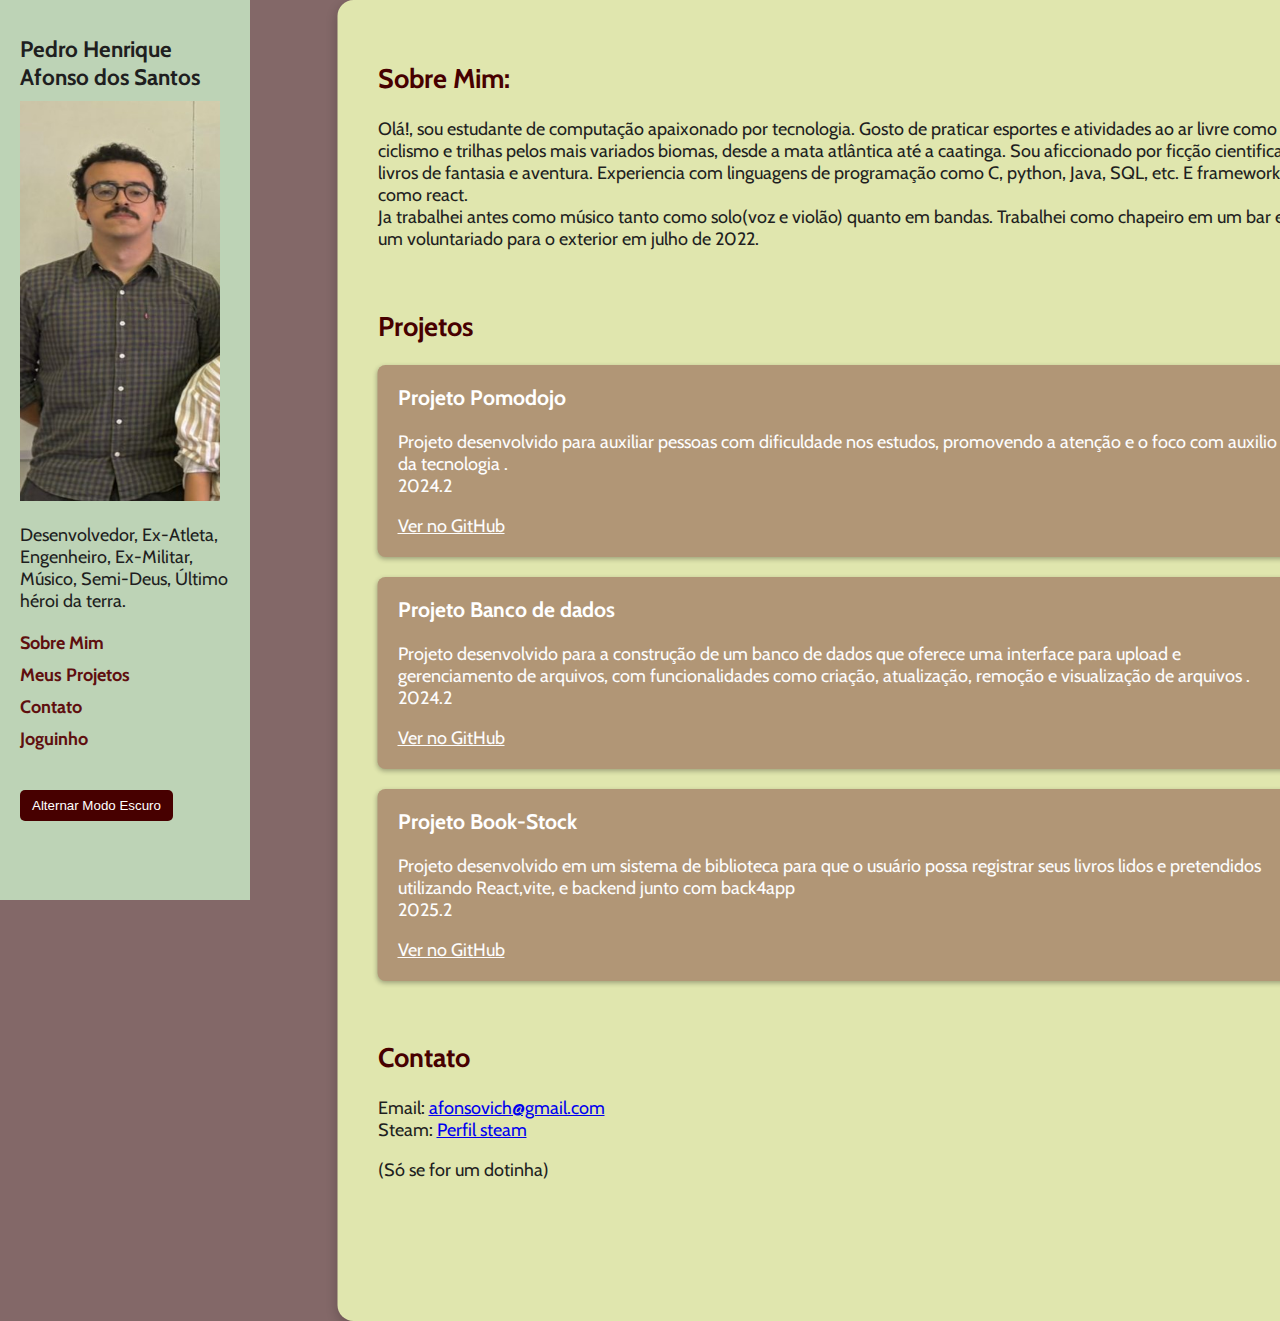
<file: index.html>
<!DOCTYPE html>
<html>
<head>
    <meta charset="UTF-8">
    <meta name="viewport" content="width=device-width, initial-scale=1.0">
    <link rel="stylesheet" href="style.css">
    <script defer src="script.js"></script>
    <title>Portifolio - </title>
    <link href="https://fonts.googleapis.com/css2?family=Cabin&display=swap" rel="stylesheet">
</head>
<body>
    <header>
        <nav>
            <h1>Pedro Henrique Afonso dos Santos</h1>
            <img src="Foto.minha.jpeg" width="200" height="400">
            <p> Desenvolvedor, Ex-Atleta, Engenheiro, Ex-Militar, Músico, Semi-Deus, Último héroi da terra. </p>
            <ul>
                <li><a href ="#sobreMim">Sobre Mim</a></li>
                <li><a href ="#projetos">Meus Projetos</a></li>
                <li><a href ="#contato">Contato</a></li>
                <li><a href="Joguinho/index.html" target="_blank">Joguinho</a></li>
            </ul>
            <button id="toggle-dark">Alternar Modo Escuro</button>
        </nav>
    </header>
    <main>

        <!--Seção sobre mim-->    
        <section id="sobreMim" class="sobreMim">
            <h2>Sobre Mim:</h2>
            <p>
                Olá!, sou estudante de computação apaixonado por tecnologia.
                Gosto de praticar esportes e atividades ao ar livre como ciclismo e trilhas pelos mais variados biomas, desde a mata atlântica até a caatinga. Sou aficcionado por ficção cientifica e livros de fantasia e aventura. 
                Experiencia com linguagens de programação como C, python, Java, SQL, etc. E frameworks como react.
                <br> Ja trabalhei antes como músico tanto como solo(voz e violão) quanto em bandas. Trabalhei como chapeiro em um bar e fiz um voluntariado para o exterior em julho de 2022.
            </p>
        </section>
        <!--Seção projetos-->
        <section id="projetos" class="projetos">
            <h2>Projetos</h2>
            <div class="grid-projetos">
            <div class="card">
                <h3>Projeto Pomodojo</h3>
                <p>Projeto desenvolvido para auxiliar pessoas com dificuldade nos estudos,
                    promovendo a atenção e o foco com auxilio da tecnologia .
                    <br> 2024.2</p>
                <a href="https://github.com/naoehcleber/Pomodojo" target="_blank">Ver no GitHub</a>
            </div>
            <div class="card">
                <h3>Projeto Banco de dados</h3>
                <p>Projeto desenvolvido para a construção de um banco de dados que oferece uma interface para upload e gerenciamento de arquivos, 
                    com funcionalidades como criação, atualização, remoção e visualização de arquivos .
                    <br> 2024.2
                </p>
                    <a href="https://github.com/Anabia-05/ProjetoBD" target="_blank">Ver no GitHub</a>
          </div>
          <div class="card">
            <h3>Projeto Book-Stock</h3>
            <p>Projeto desenvolvido em um sistema de biblioteca para que o usuário possa registrar seus livros lidos e pretendidos
                utilizando React,vite, e backend junto com back4app
                <br> 2025.2
            </p>
                <a href="https://github.com/constantino2710/Book-Stock" target="_blank">Ver no GitHub</a>
      </div>
        </div>
        </section>
        <!--Seção contato-->
        <section id="contato" class="contato">
            <h2>Contato</h2>
            Email: <a href="mailto:afonsovich@gmail.com">afonsovich@gmail.com</a> <br>
            Steam: <a href="https://steamcommunity.com/profiles/76561198044711149/">Perfil steam</a> <p>(Só se for um dotinha)</p><br> 
          </section>
    </main>
</body>
</html>
</file>
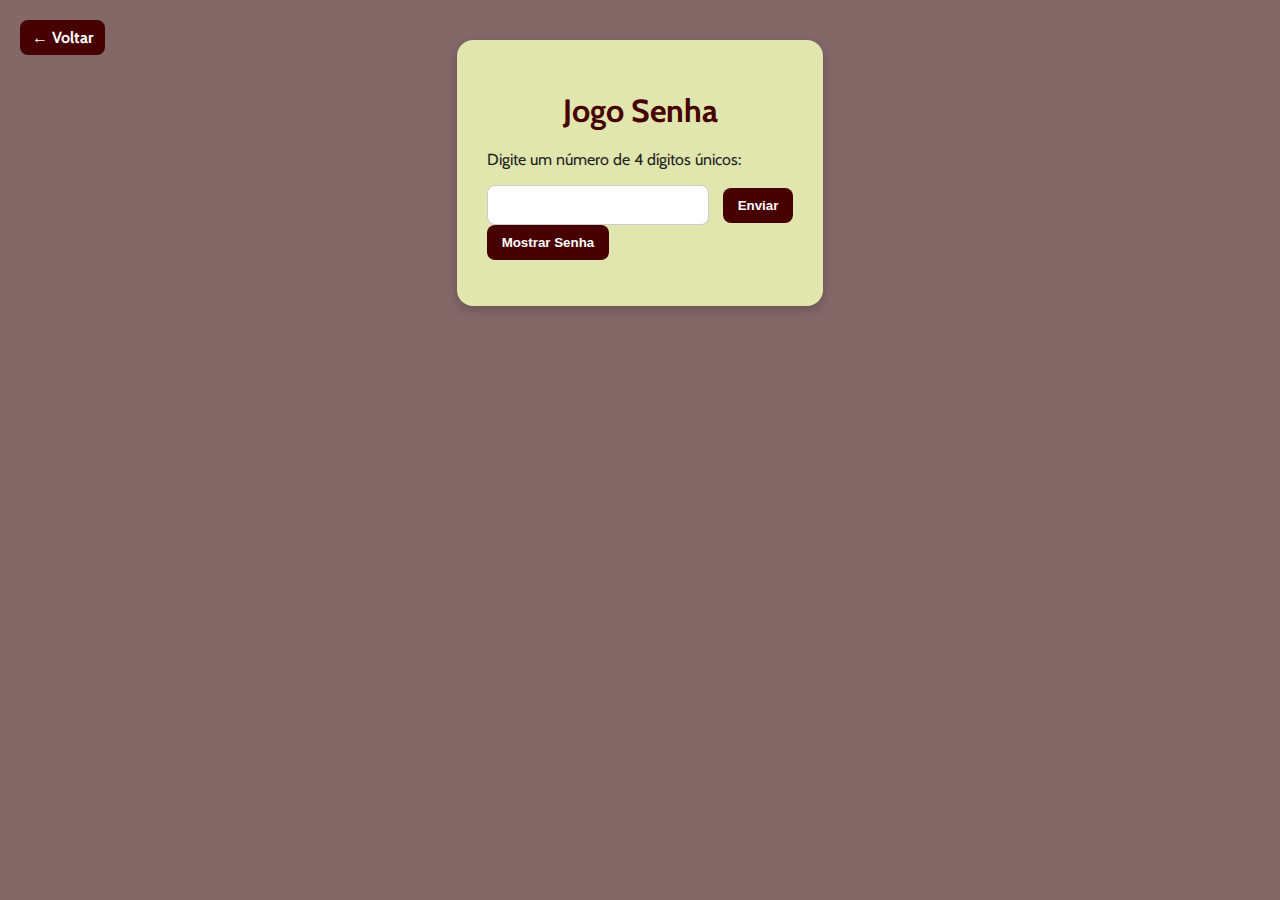
<file: Joguinho/index.html>
<!DOCTYPE html>
<html lang="pt-BR">
<head>
  <meta charset="UTF-8" />
  <meta name="viewport" content="width=device-width, initial-scale=1.0"/>
  <title>Jogo Senha</title>
  <link rel="stylesheet" href="style.css"/>
</head>
<body>
  <a href="/index.html" id="backButton">← Voltar</a>

  <div class="container">
    <h1>Jogo Senha</h1>
    <p>Digite um número de 4 dígitos únicos:</p>
    <form id="guessForm">
      <input type="text" id="guessInput" maxlength="4" pattern="\d{4}" required/>
      <button type="submit">Enviar</button>
    </form>
    <button id="revealBtn">Mostrar Senha</button>
    
    <ul id="history"></ul>
  </div>

  <script src="script.js"></script>
</body>
</html>
</file>
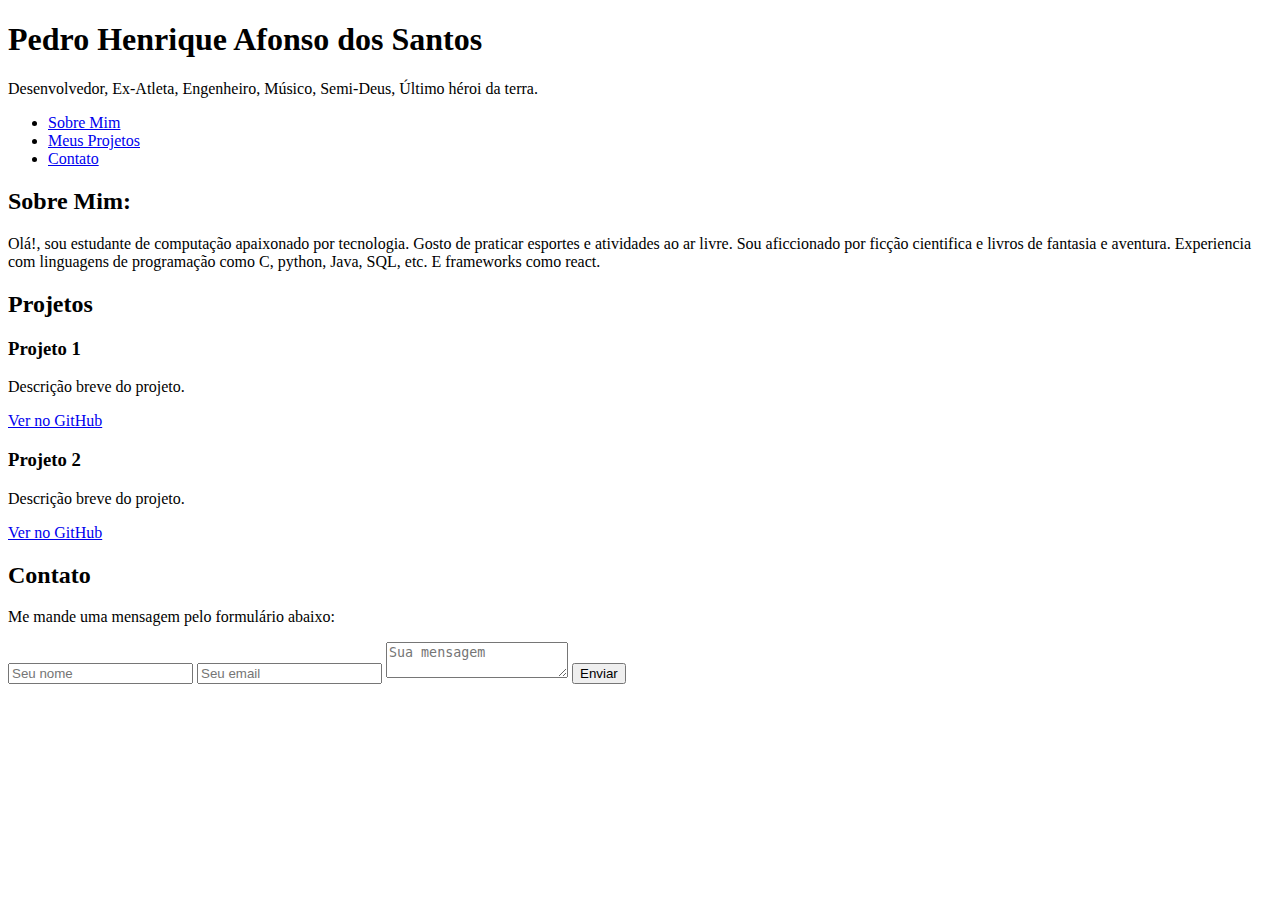
<file: info.html>
<!DOCTYPE html>
<html>
<head>
    <meta charset="UTF-8">
    <meta name="viewport" content="width=device-width, initial-scale=1.0">
    <title>Portifolio - </title>
</head>
<body>
    <header>
        <nav>
            <h1>Pedro Henrique Afonso dos Santos</h1>
            <p> Desenvolvedor, Ex-Atleta, Engenheiro, Músico, Semi-Deus, Último héroi da terra. </p>
            <ul>
                <li><a href ="#sobreMim">Sobre Mim</a></li>
                <li><a href ="#projetos">Meus Projetos</a></li>
                <li><a href ="#contato">Contato</a></li>
            </ul>
        </nav>
    </header>
    <!--Seção sobre mim-->    
    <section id="sobreMim" class="sobreMim">
        <h2>Sobre Mim:</h2>
        <p>
            Olá!, sou estudante de computação apaixonado por tecnologia.
            Gosto de praticar esportes e atividades ao ar livre. Sou aficcionado por ficção cientifica e livros de fantasia e aventura. 
            Experiencia com linguagens de programação como C, python, Java, SQL, etc. E frameworks como react.
        </p>
    </section>
    <!--Seção projetos-->
    <section id="projetos" class="projetos">
        <h2>Projetos</h2>
        <div class="grid-projetos">
        <div class="card">
            <h3>Projeto 1</h3>
            <p>Descrição breve do projeto.</p>
            <a href="#" target="_blank">Ver no GitHub</a>
        </div>
        <div class="card">
            <h3>Projeto 2</h3>
            <p>Descrição breve do projeto.</p>
            <a href="#" target="_blank">Ver no GitHub</a>
      </div>
    </div>
    </section>
    <!--Seção contato-->
    <section id="contato" class="contato">
        <h2>Contato</h2>
        <p>Me mande uma mensagem pelo formulário abaixo:</p>
        <form>
          <input type="text" placeholder="Seu nome" required />
          <input type="email" placeholder="Seu email" required />
          <textarea placeholder="Sua mensagem" required></textarea>
          <button type="submit">Enviar</button>
        </form>
      </section>
</body>
</html>
</file>
<file: style.css>
/* Fonte global */
body {
    font-family: 'Cabin', sans-serif;
    font-size: 18px; /* aumenta o tamanho base da fonte */
    margin: 0;
    padding: 0;
    background-color: #836868;
    color: #1f1f1f;
    display: flex;
}

/* Barra lateral */
header {
    width: 250px;
    background-color: #bdd3b6;
    min-height: 100vh;
    padding: 20px;
    box-sizing: border-box;
    position: fixed;
    color: #1f1f1f;
}

header h1 {
    font-size: 1.4rem;
    margin-bottom: 10px;
    color: #1f1f1f;
}

.foto-perfil {
    width: 120px;
    height: auto;
    border-radius: 10px;
    margin: 10px 0;
}

/* Navegação */
nav ul {
    list-style: none;
    padding: 0;
    margin: 20px 0;
}

nav ul li {
    margin-bottom: 10px;
}

nav ul li a {
    color: #5f0f0f;
    text-decoration: none;
    font-weight: bold;
    transition: color 0.3s;
}

nav ul li a:hover {
    color: #bc3722;
}

#toggle-dark {
    margin-top: 20px;
    padding: 8px 12px;
    background-color: #470000;
    border: none;
    color: white;
    cursor: pointer;
    border-radius: 5px;
}

#toggle-dark:hover {
    background-color: #300000;
}

/* Conteúdo principal */
main {
    margin-left: 270px;
    padding: 40px;
    background-color: #e0e6ae;
    min-height: 100vh;
    box-sizing: border-box;
    color: #1f1f1f;
    max-width: 1100px; /* mais largo */
    margin-right: auto;
    margin-left: 270px;
    border-radius: 16px;
    box-shadow: 0 4px 12px rgba(0, 0, 0, 0.2);
    position: relative;
    left: 25%;
    transform: translateX(-25%);
}

/* Seções empilhadas */
section {
    margin-bottom: 60px;
}

h2 {
    color: #470000;
}

/* Cards de projeto */
.grid-projetos {
    display: flex;
    flex-direction: column;
    gap: 20px;
}

.card {
    background-color: #b19676;
    padding: 20px;
    border-radius: 8px;
    color: #fdfdfd;
    box-shadow: 0 2px 5px rgba(0, 0, 0, 0.3);
}

.card h3 {
    margin-top: 0;
    color: #fff;
}

.card a {
    color: #fdfdfd;
    text-decoration: underline;
}

/* Modo escuro */
body.dark-mode {
    background-color: #121212;
    color: #e0e0e0;
}

body.dark-mode main {
    background-color: #1e1e1e;
    color: #e0e0e0;
}

body.dark-mode header {
    background-color: #292929;
    color: #e0e0e0;
}

body.dark-mode nav ul li a {
    color: #f2a365;
}

body.dark-mode h2 {
    color: #f2a365;
}

body.dark-mode .card {
    background-color: #333333;
    color: #ffffff;
}

body.dark-mode .card a {
    color: #f2a365;
}
</file>
<file: Joguinho/style.css>
@import url('https://fonts.googleapis.com/css2?family=Cabin&display=swap');

body {
    font-family: 'Cabin', sans-serif;
    margin: 0;
    padding: 0;
    background-color: #836868; /* fundo escuro */
    color: #1f1f1f;
    display: flex;
    flex-direction: column;
    align-items: center;
    min-height: 100vh;
}

/* Quadro principal */
.container {
    background-color: #e0e6ae;
    max-width: 800px;
    margin-top: 40px;
    padding: 30px;
    border-radius: 16px;
    box-shadow: 0 4px 12px rgba(0, 0, 0, 0.2);
}

#backButton {
    position: absolute;
    top: 20px;
    left: 20px;
    background-color: #470000;
    color: #fff;
    padding: 8px 12px;
    border-radius: 8px;
    text-decoration: none;
    font-weight: bold;
    transition: background-color 0.3s;
}

#backButton:hover {
    background-color: #300000;
}

/* Título */
h1 {
    color: #470000;
    text-align: center;
    margin-bottom: 20px;
}

/* Input e botão */
input[type="text"] {
    padding: 10px;
    border: 1px solid #ccc;
    border-radius: 8px;
    width: 200px;
    margin-right: 10px;
    font-size: 1rem;
}

button {
    padding: 10px 15px;
    background-color: #470000;
    color: #fff;
    border: none;
    border-radius: 8px;
    cursor: pointer;
    font-weight: bold;
}

button:hover {
    background-color: #300000;
}

/* Lista de tentativas */
#tentativas {
    margin-top: 30px;
    list-style: none;
    padding: 0;
}

#tentativas li {
    background-color: #b19676;
    color: #fff;
    margin-bottom: 10px;
    padding: 10px;
    border-radius: 8px;
}

/* Modo escuro */
body.dark-mode {
    background-color: #121212;
    color: #e0e0e0;
}

body.dark-mode .container {
    background-color: #1e1e1e;
    color: #e0e0e0;
}

body.dark-mode input[type="text"] {
    background-color: #333;
    color: #fff;
    border: 1px solid #555;
}

body.dark-mode button {
    background-color: #bc3722;
}

body.dark-mode button:hover {
    background-color: #952517;
}

body.dark-mode #tentativas li {
    background-color: #333333;
}
</file>
